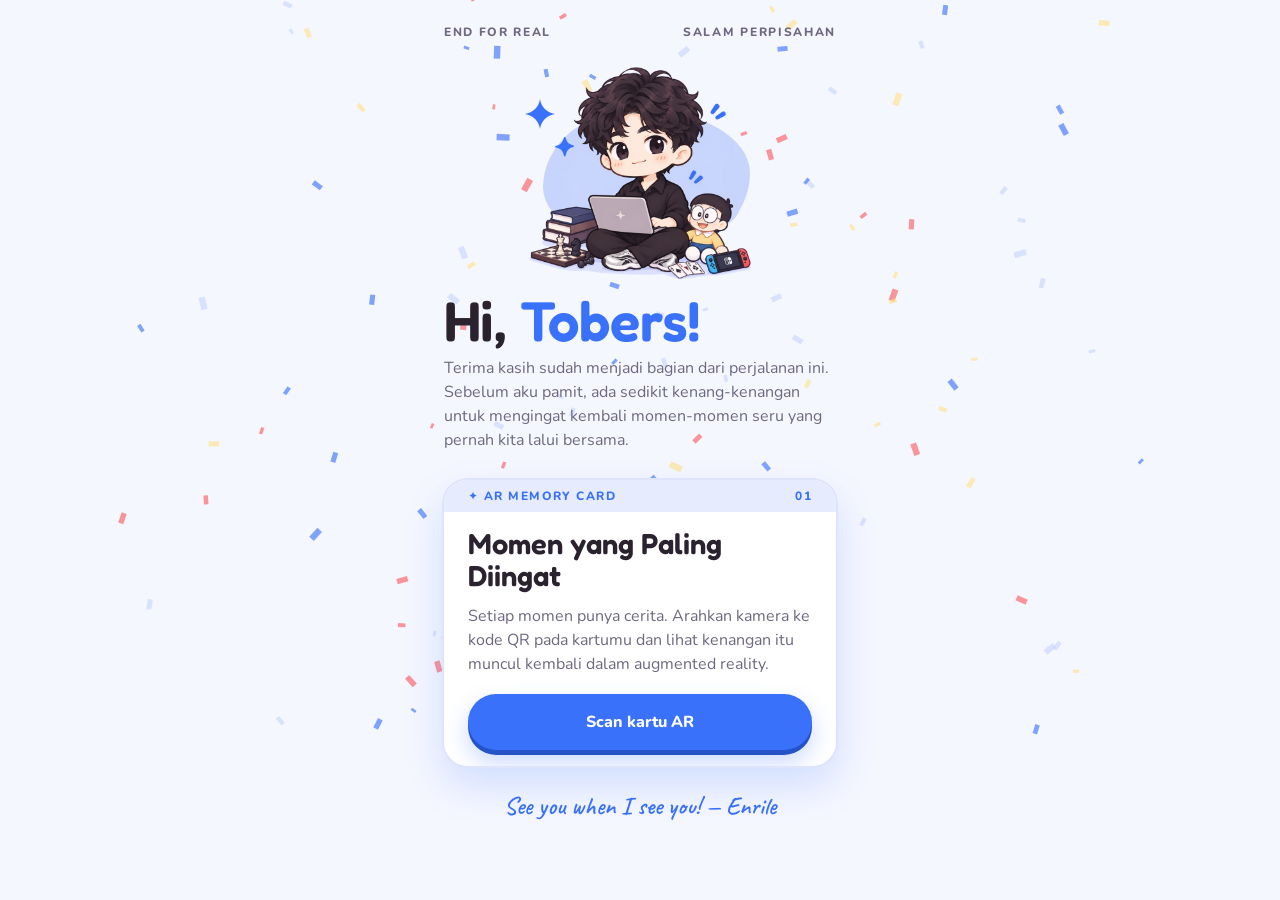
<file: index.html>
<!doctype html>
<html lang="id">
<head>
  <meta charset="utf-8" />
  <meta name="viewport" content="width=device-width, initial-scale=1" />
  <title>Salam Perpisahan</title>
  <link rel="preconnect" href="https://fonts.googleapis.com" />
  <link rel="preconnect" href="https://fonts.gstatic.com" crossorigin />
  <link href="https://fonts.googleapis.com/css2?family=Caveat:wght@500;600&family=Fredoka:wght@500;600;700&family=Nunito:wght@400;600;700;800&display=swap" rel="stylesheet" />
  <link rel="stylesheet" href="style.css" />
  <style>
    main { max-width: 440px; margin: 0 auto; padding: 24px 24px 32px; min-height: 100svh; display: flex; flex-direction: column; position: relative; z-index: 1; }
    .top { display: flex; justify-content: space-between; font-size: 12px; font-weight: 800; letter-spacing: .14em; text-transform: uppercase; color: var(--color-muted); }
    .collage { position: relative; height: 330px; margin: 8px -8px 0; }
    .collage > * { position: absolute; }
    .collage .av { width: 62%; left: 17%; top: 40px; z-index: 2; }
    .collage .pol { width: 34%; }
    .collage .pol.l { left: 3%; top: 156px; transform: rotate(-6deg); z-index: 3; }
    .collage .pol.r { right: 3%; top: 22px; transform: rotate(5deg); z-index: 3; }
    @keyframes drift { 0%,100% { translate: 0 0; } 50% { translate: 0 -6px; } }
    .collage .av, .collage .pol { animation: drift 5s ease-in-out infinite; }
    .collage .pol.l { animation-delay: -2s; } .collage .pol.r { animation-delay: -3.5s; }
    .hi { font: 600 26px/1 var(--font-hand); color: var(--color-accent); margin-top: 16px; }
    h1 { font: 600 clamp(44px, 14vw, 56px)/1 var(--font-display); letter-spacing: -.01em; margin-top: 4px; }
    h1 em { font-style: normal; color: var(--color-accent); }
    .sub { color: var(--color-muted); line-height: 1.5; margin-top: 8px; }
    .steps { list-style: none; padding: 0; margin: 32px 0 0; display: grid; gap: 12px; }
    .steps li { display: flex; align-items: center; gap: 12px; line-height: 1.4; font-weight: 600; }
    .steps b { flex: none; width: 30px; height: 30px; border-radius: 50%; display: grid; place-items: center; font: 600 16px/1 var(--font-display); color: var(--color-accent); background: var(--color-blob-soft); }
    .actions { margin-top: auto; padding-top: 32px; display: grid; gap: 16px; }
    #letter { display: none; margin-top: 32px; }
    #letter.open { display: block; animation: rise .5s ease-out; }
    .picker { display: grid; gap: 12px; margin-top: 32px; }
    #confetti { position: fixed; inset: 0; pointer-events: none; z-index: 0; }
    @keyframes rise { from { opacity: 0; transform: translateY(16px); } to { opacity: 1; transform: none; } }
    @media (prefers-reduced-motion: reduce) { .collage .pol { animation: none; } }
  .memory{margin-top:28px;position:relative}.memory .letter-body{display:grid;gap:12px}.memory h2{font:600 29px/1.1 var(--font-display)}.memory p{color:var(--color-muted);line-height:1.5}.memory .btn{margin-top:6px}.hero{position:relative;width:230px;max-width:75%;margin:18px auto 0}.hero .av{animation:drift 5s ease-in-out infinite}.sign{margin-top:24px;text-align:center;color:var(--color-accent);font:600 25px var(--font-hand)}@media(prefers-reduced-motion:reduce){.hero .av{animation:none}}</style>
</head>
<body><canvas id="confetti"></canvas><main><div class="top"><span>End for real</span><span>Salam perpisahan</span></div><div class="hero"><div class="av"><img src="assets/me.png" alt="Ilustrasi Enrile"></div><svg class="spk" style="left:0;top:18%;width:30px;height:30px" viewBox="0 0 24 24" aria-hidden="true"><path d="M12 0c.9 6.4 5.6 11.1 12 12-6.4.9-11.1 5.6-12 12-.9-6.4-5.6-11.1-12-12C6.4 11.1 11.1 6.4 12 0z"/></svg></div><h1>Hi, <em>Tobers!</em></h1><p class="sub">Terima kasih sudah menjadi bagian dari perjalanan ini. Sebelum aku pamit, ada sedikit kenang-kenangan untuk mengingat kembali momen-momen seru yang pernah kita lalui bersama.</p><article class="letter memory"><div class="letter-top"><span>✦ AR Memory Card</span><span>01</span></div><div class="letter-body"><h2>Momen yang Paling Diingat</h2><p>Setiap momen punya cerita. Arahkan kamera ke kode QR pada kartumu dan lihat kenangan itu muncul kembali dalam augmented reality.</p><a class="btn" href="qr.html">Scan kartu AR</a></div></article><p class="sign">See you when I see you! — Enrile</p></main><script src="confetti.js"></script><script>if(window.Confetti) Confetti.burst();</script></body></html>
</file>
<file: style.css>
/* Tokens mirror the Doop canvas "farewell" (chibi sticker: periwinkle + sparkle blue). */
:root {
  --color-ground: #f5f7ff;
  --color-paper: #ffffff;
  --color-ink: #2b2230;
  --color-muted: #6f6880;
  --color-line: #dde4fb;
  --color-tape: #ffe08a;
  --color-accent: #3971fb;
  --color-accent-deep: #2552c7;
  --color-pop: #fc595f;
  --color-blob: #c7d5fc;
  --color-blob-soft: #e6ecfe;
  --radius-sm: 10px;
  --radius-md: 24px;
  --font-display: "Fredoka", "Nunito", system-ui, sans-serif;
  --font-body: "Nunito", system-ui, sans-serif;
  --font-hand: "Caveat", cursive;
}

* { margin: 0; box-sizing: border-box; }

html, body {
  background: var(--color-ground);
  color: var(--color-ink);
  font-family: var(--font-body);
  -webkit-font-smoothing: antialiased;
}

.btn {
  display: flex;
  align-items: center;
  justify-content: center;
  width: 100%;
  min-height: 56px;
  padding: 0 24px;
  border: 0;
  border-radius: 999px;
  font: 800 16px/1 var(--font-body);
  text-decoration: none;
  cursor: pointer;
  background: var(--color-accent);
  color: var(--color-paper);
  box-shadow: 0 5px 0 var(--color-accent-deep), 0 12px 24px rgba(57, 113, 251, .28);
  transition: transform .15s ease;
}
.btn:hover { transform: translateY(-1px); }
.btn:active { transform: translateY(3px); }
.btn.ghost {
  background: var(--color-paper);
  color: var(--color-ink);
  box-shadow: inset 0 0 0 2px var(--color-line), 0 5px 0 var(--color-line);
}

/* Polaroid */
.pol {
  position: relative;
  margin: 0;
  background: var(--color-paper);
  padding: 8px 8px 0;
  border-radius: var(--radius-sm);
  box-shadow: 0 0 0 2px var(--color-line), 0 12px 26px rgba(57, 113, 251, .18);
}
.pol img { display: block; width: 100%; aspect-ratio: 1; object-fit: cover; border-radius: 6px; background: var(--color-blob-soft); }
.pol figcaption {
  font: 600 20px/1 var(--font-hand);
  color: var(--color-ink);
  text-align: center;
  padding: 9px 4px 12px;
  white-space: nowrap; overflow: hidden; text-overflow: ellipsis;
}
.pol::before {
  content: "";
  position: absolute; top: -11px; left: 50%;
  width: 58px; height: 20px; border-radius: 3px;
  background: var(--color-tape); opacity: .92;
  transform: translateX(-50%) rotate(-3deg);
}

/* Avatar sticker */
.av { position: relative; aspect-ratio: 1; }
.av::before {
  content: ""; position: absolute; left: 8%; right: 2%; top: 22%; bottom: 16%;
  background: var(--color-blob);
  border-radius: 46% 54% 42% 58% / 55% 45% 55% 45%;
}
.av img { position: relative; display: block; width: 100%; height: 100%; object-fit: contain; }

/* Sparkle */
.spk { position: absolute; fill: var(--color-accent); }
.spk.soft { fill: var(--color-blob); }
@keyframes twinkle { 0%, 100% { scale: 1; opacity: 1; } 50% { scale: .7; opacity: .6; } }
.spk { animation: twinkle 2.6s ease-in-out infinite; }

/* Letter */
.letter { background: var(--color-paper); color: var(--color-ink); border-radius: var(--radius-md); overflow: hidden; box-shadow: 0 0 0 2px var(--color-line), 0 18px 40px rgba(57, 113, 251, .2); }
.letter-top { display: flex; justify-content: space-between; align-items: center; padding: 10px 24px; background: var(--color-blob-soft); font: 800 12px/1 var(--font-body); letter-spacing: .12em; text-transform: uppercase; color: var(--color-accent); }
.letter-top svg { width: 16px; height: 16px; fill: var(--color-accent); }
.letter-body { padding: 16px 24px; }
.letter-greet { font: 600 32px/1.05 var(--font-display); margin-bottom: 8px; }
.letter-msg { font: 500 22px/1.3 var(--font-hand); margin-bottom: 12px; white-space: pre-line; }
.letter-sign { font: 600 26px/1 var(--font-hand); color: var(--color-accent); text-align: right; }

@media (prefers-reduced-motion: reduce) { .spk { animation: none; } }
</file>
